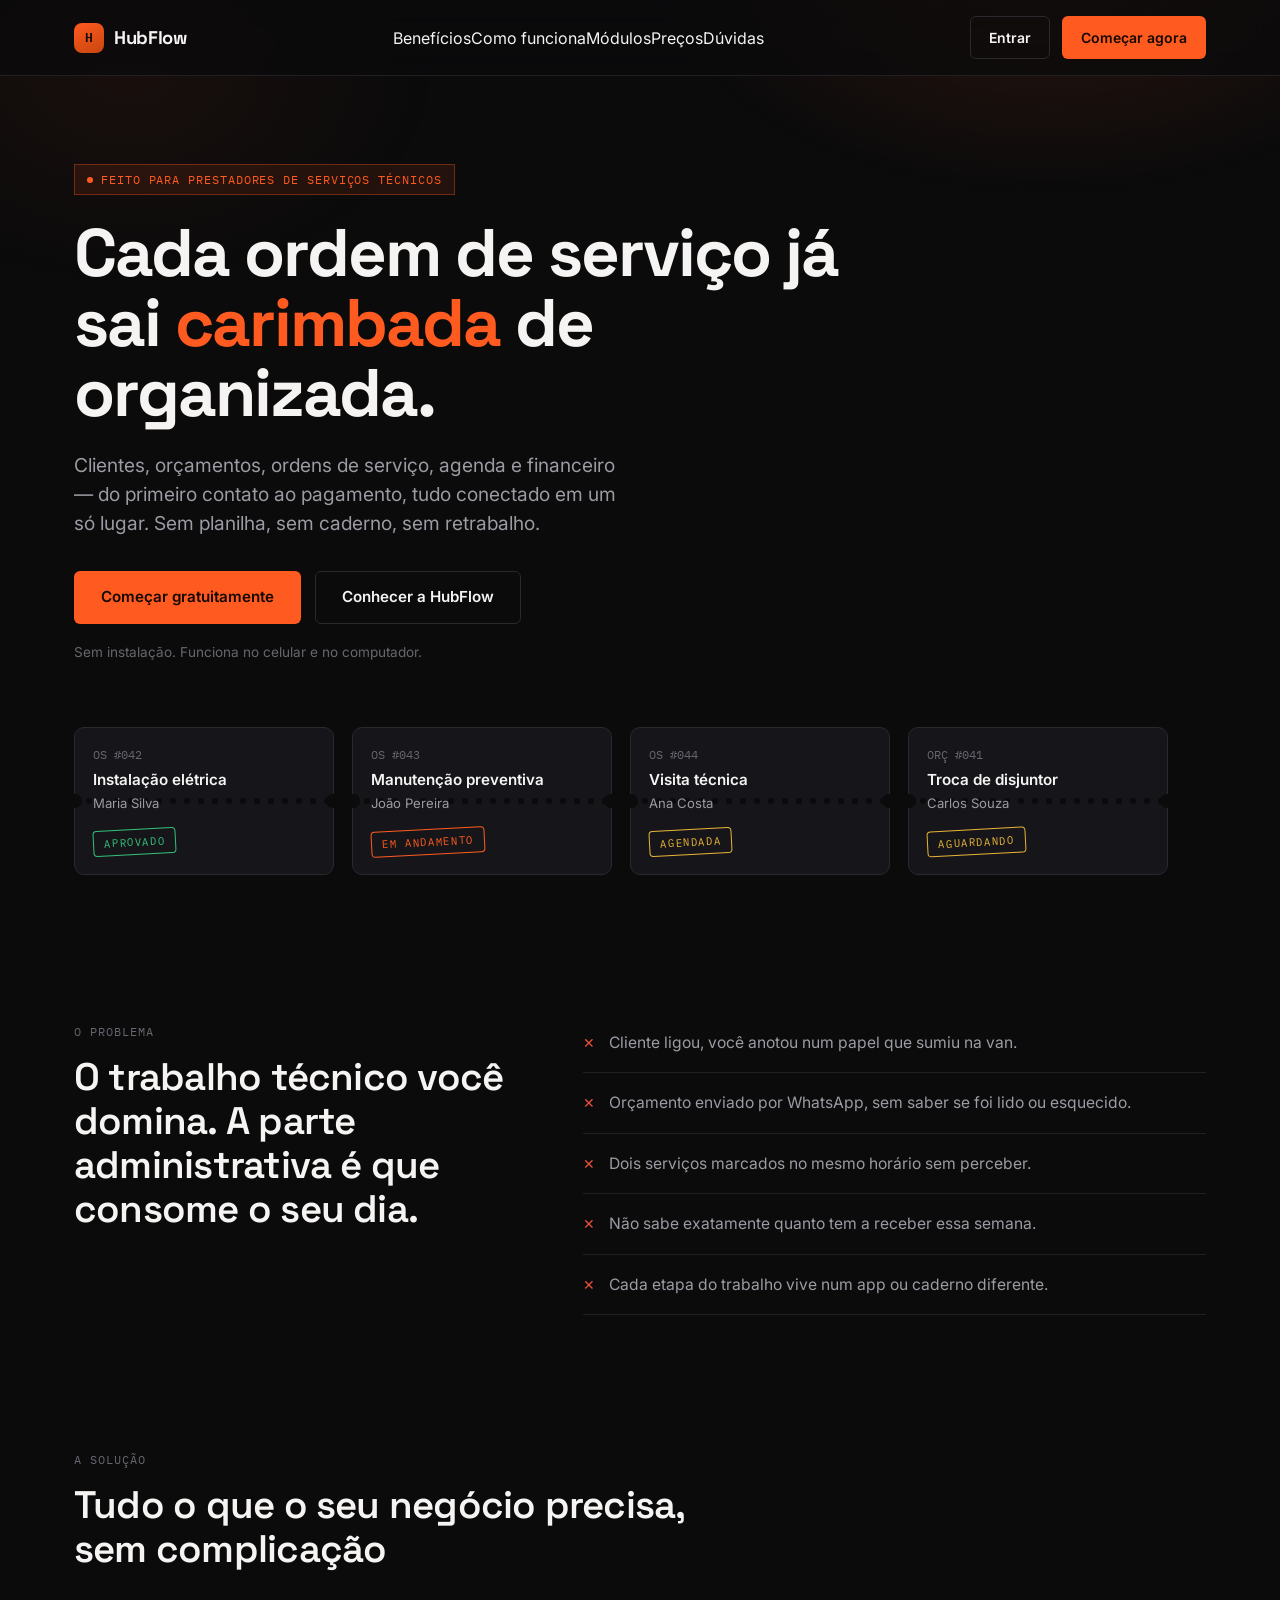
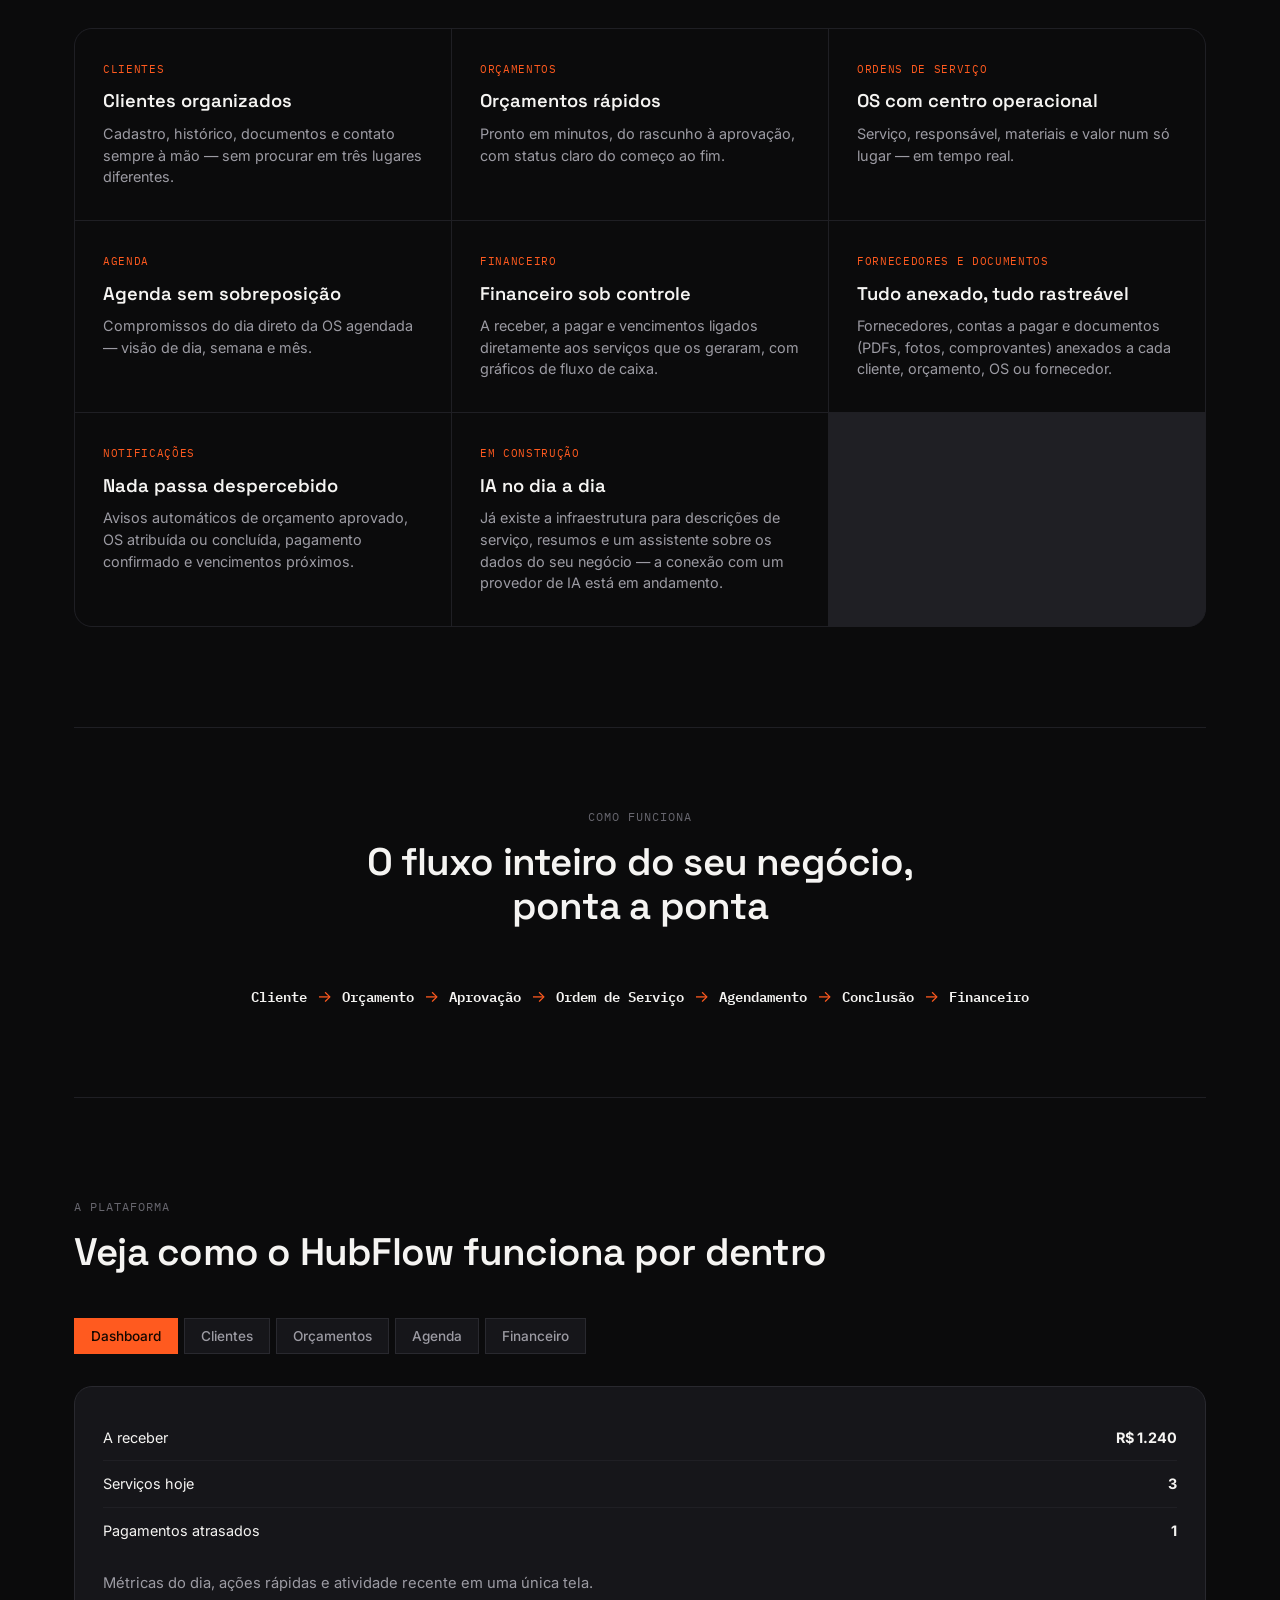
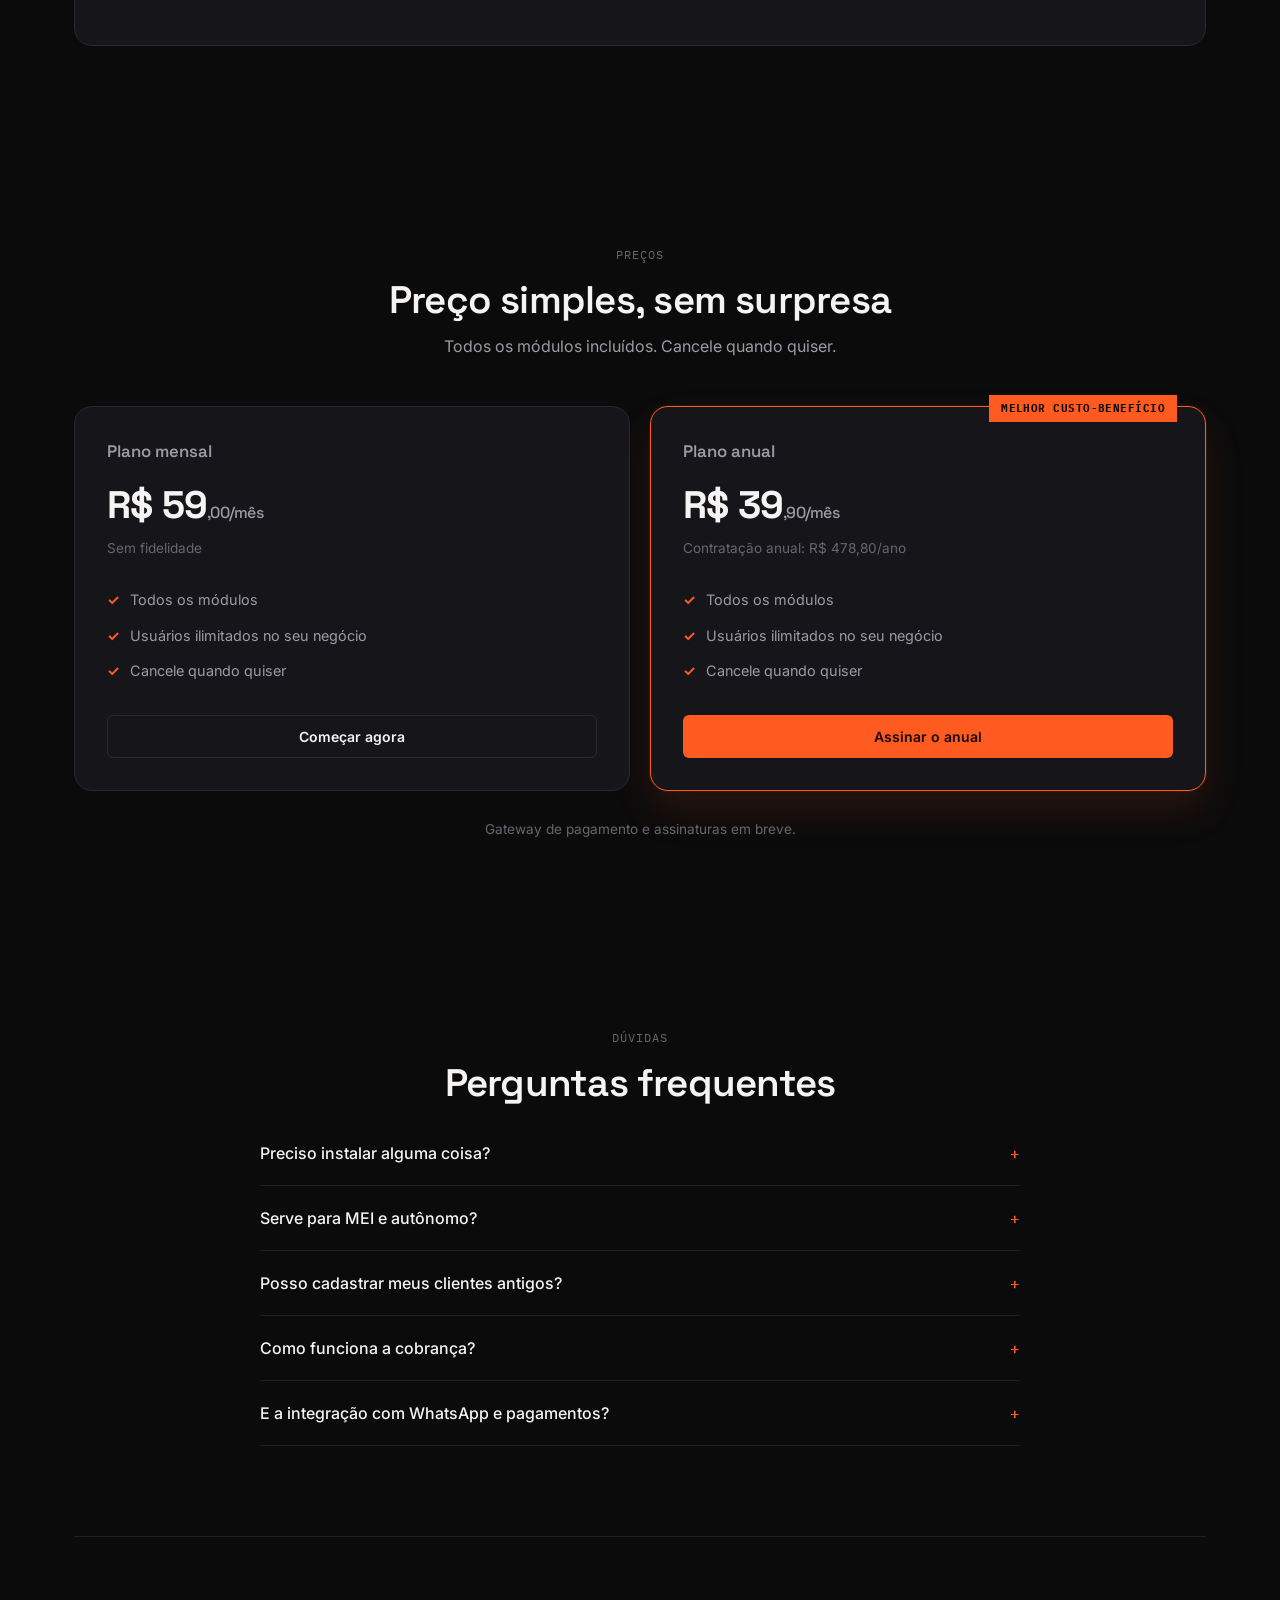
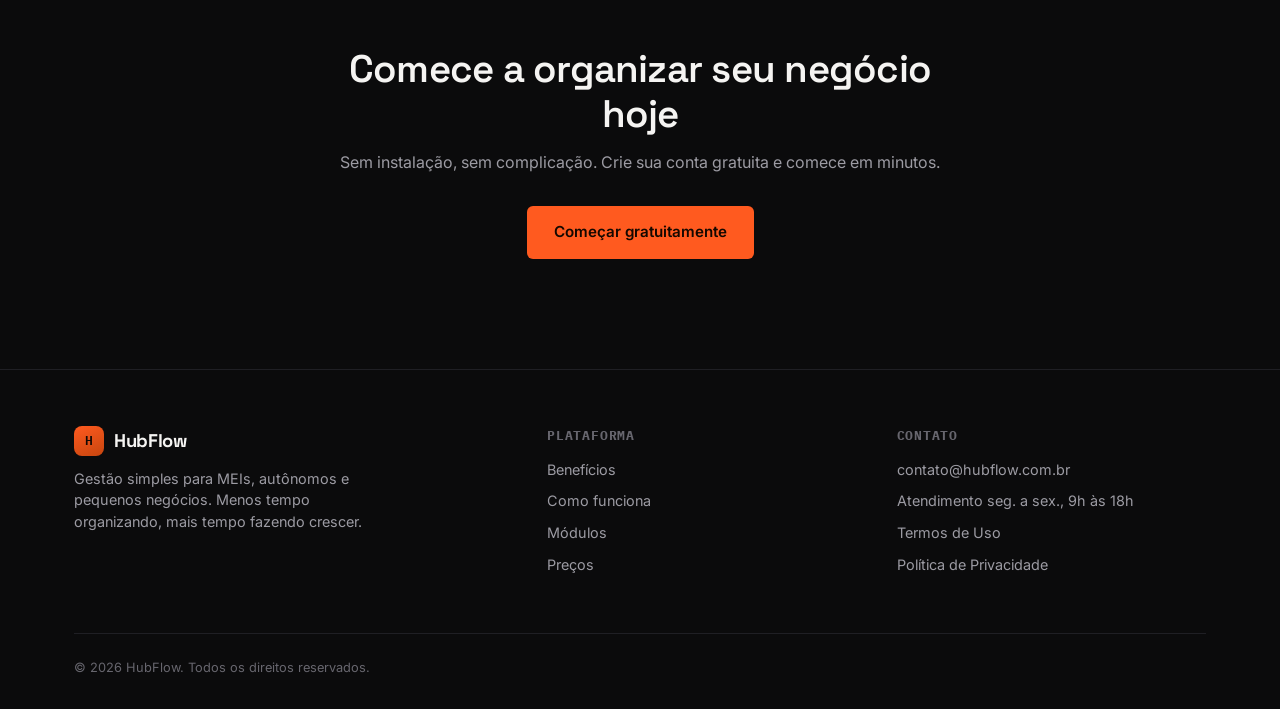
<file: PASTA HUBFLOW/landing/index.html>
<!DOCTYPE html>
<html lang="pt-BR">
<head>
<meta charset="UTF-8">
<meta name="viewport" content="width=device-width, initial-scale=1.0">
<title>HubFlow — Organize seu trabalho. Profissionalize seu negócio.</title>
<meta name="description" content="HubFlow reúne clientes, orçamentos, ordens de serviço, agenda e financeiro em um só lugar. Feito para prestadores de serviços técnicos.">
<link rel="preconnect" href="https://fonts.googleapis.com">
<link href="https://fonts.googleapis.com/css2?family=Space+Grotesk:wght@500;600;700&family=Inter:wght@400;500;600;700&family=IBM+Plex+Mono:wght@500;600&display=swap" rel="stylesheet">
<style>
  :root {
    --bg: #0B0B0C;
    --bg-elevated: #16161A;
    --bg-elevated-2: #1D1D22;
    --border: #29292F;
    --border-soft: #1F1F24;
    --text-primary: #F5F4F2;
    --text-secondary: #9C9BA3;
    --text-tertiary: #67666E;
    --accent: #FF5A1F;
    --accent-dim: #C7460F;
    --accent-soft: rgba(255,90,31,0.1);
    --success: #33C17A;
    --warning: #E8B339;
    --font-display: 'Space Grotesk', 'Segoe UI', sans-serif;
    --font-body: 'Inter', 'Segoe UI', sans-serif;
    --font-mono: 'IBM Plex Mono', ui-monospace, monospace;
    --radius-sm: 6px;
    --radius-md: 10px;
    --radius-lg: 18px;
  }
  * { box-sizing: border-box; margin: 0; padding: 0; }
  html { scroll-behavior: smooth; }
  body {
    background: var(--bg);
    color: var(--text-primary);
    font-family: var(--font-body);
    line-height: 1.5;
    -webkit-font-smoothing: antialiased;
  }
  a { color: inherit; text-decoration: none; }
  img, svg { display: block; max-width: 100%; }
  .wrap { max-width: 1180px; margin: 0 auto; padding: 0 24px; }
  section { position: relative; }

  /* ambient texture */
  body::before {
    content: "";
    position: fixed; inset: 0;
    background:
      radial-gradient(680px 420px at 82% -6%, rgba(255,90,31,0.14), transparent 60%),
      radial-gradient(520px 360px at 10% 8%, rgba(255,90,31,0.06), transparent 60%);
    pointer-events: none;
    z-index: 0;
  }

  /* ---------- HEADER ---------- */
  header {
    position: sticky; top: 0; z-index: 50;
    backdrop-filter: blur(14px);
    background: rgba(11,11,12,0.72);
    border-bottom: 1px solid var(--border-soft);
  }
  .nav {
    display: flex; align-items: center; justify-content: space-between;
    padding: 16px 24px;
  }
  .logo {
    display: flex; align-items: center; gap: 10px;
    font-family: var(--font-display); font-weight: 700; font-size: 1.15rem;
    letter-spacing: -0.02em;
  }
  .logo-mark {
    width: 30px; height: 30px; border-radius: 8px;
    background: linear-gradient(155deg, var(--accent), var(--accent-dim));
    display: flex; align-items: center; justify-content: center;
    font-family: var(--font-mono); font-weight: 600; font-size: 0.8rem; color: #100804;
  }
  nav .links { display: flex; gap: 32px; font-size: 0.9rem; color: var(--text-secondary); }
  nav .links a:hover { color: var(--text-primary); }
  .nav-actions { display: flex; align-items: center; gap: 12px; }
  .links, .nav-actions { display: none; }
  @media (min-width: 860px) { .links, .nav-actions { display: flex; } }

  .btn {
    font-family: var(--font-body); font-weight: 600; font-size: 0.875rem;
    padding: 10px 18px; border-radius: var(--radius-sm);
    border: 1px solid transparent; cursor: pointer; transition: all .15s ease;
    display: inline-flex; align-items: center; gap: 8px; white-space: nowrap;
  }
  .btn-primary { background: var(--accent); color: #140800; }
  .btn-primary:hover { background: #FF6E3B; transform: translateY(-1px); }
  .btn-ghost { background: transparent; color: var(--text-primary); border-color: var(--border); }
  .btn-ghost:hover { border-color: #45454d; background: var(--bg-elevated); }
  .btn-lg { padding: 14px 26px; font-size: 0.95rem; }

  /* ---------- HERO ---------- */
  .hero { padding: 88px 0 40px; z-index: 1; }
  .eyebrow {
    display: inline-flex; align-items: center; gap: 8px;
    font-family: var(--font-mono); font-size: 0.72rem; letter-spacing: 0.08em;
    color: var(--accent); text-transform: uppercase;
    border: 1px solid rgba(255,90,31,0.35); background: var(--accent-soft);
    padding: 6px 12px; border-radius: var(--radius-full); margin-bottom: 24px;
  }
  .eyebrow::before { content: ""; width: 6px; height: 6px; border-radius: 50%; background: var(--accent); }
  h1.hero-title {
    font-family: var(--font-display); font-weight: 700; letter-spacing: -0.03em;
    font-size: clamp(2.4rem, 5.4vw, 4.2rem); line-height: 1.04; max-width: 820px;
  }
  .hero-title .accent { color: var(--accent); }
  .hero-sub {
    margin-top: 22px; font-size: clamp(1.05rem, 2vw, 1.2rem); color: var(--text-secondary);
    max-width: 560px;
  }
  .hero-ctas { display: flex; flex-wrap: wrap; gap: 14px; margin-top: 34px; }
  .hero-note { margin-top: 18px; font-size: 0.85rem; color: var(--text-tertiary); }

  /* ---------- TICKET RAIL (signature element) ---------- */
  .ticket-rail {
    margin-top: 64px; display: flex; gap: 18px; overflow-x: auto;
    padding-bottom: 12px; scroll-snap-type: x proximity;
  }
  .ticket-rail::-webkit-scrollbar { height: 6px; }
  .ticket-rail::-webkit-scrollbar-thumb { background: var(--border); border-radius: 3px; }
  .ticket {
    scroll-snap-align: start; flex: 0 0 260px;
    background: var(--bg-elevated);
    border: 1px solid var(--border);
    border-radius: var(--radius-md);
    padding: 18px;
    position: relative;
    background-image: radial-gradient(circle, var(--bg) 3px, transparent 3.5px);
    background-size: 14px 100%;
    background-position: -7px 0;
  }
  .ticket::before, .ticket::after {
    content: ""; position: absolute; top: 50%; transform: translateY(-50%);
    width: 14px; height: 14px; border-radius: 50%; background: var(--bg);
  }
  .ticket::before { left: -7px; } .ticket::after { right: -7px; }
  .ticket-num { font-family: var(--font-mono); font-size: 0.72rem; color: var(--text-tertiary); }
  .ticket-title { font-weight: 600; margin-top: 6px; font-size: 0.95rem; }
  .ticket-client { font-size: 0.82rem; color: var(--text-secondary); margin-top: 2px; }
  .stamp {
    margin-top: 16px; display: inline-block; font-family: var(--font-mono);
    font-size: 0.68rem; letter-spacing: 0.06em; text-transform: uppercase;
    padding: 4px 10px; border-radius: 4px; border: 1.5px solid currentColor;
    transform: rotate(-3deg);
  }
  .stamp.approved { color: var(--success); }
  .stamp.pending { color: var(--warning); }
  .stamp.progress { color: var(--accent); }

  /* ---------- PROBLEM / SOLUTION ---------- */
  .split {
    display: grid; gap: 48px; padding: 96px 0;
    grid-template-columns: 1fr; align-items: start;
  }
  @media (min-width: 900px) { .split { grid-template-columns: 0.85fr 1.15fr; } }
  .kicker {
    font-family: var(--font-mono); font-size: 0.75rem; letter-spacing: 0.08em;
    text-transform: uppercase; color: var(--text-tertiary); margin-bottom: 14px;
  }
  h2 {
    font-family: var(--font-display); font-weight: 600; letter-spacing: -0.02em;
    font-size: clamp(1.7rem, 3vw, 2.4rem); line-height: 1.15;
  }
  .problem-list { list-style: none; margin-top: 8px; }
  .problem-list li {
    display: flex; gap: 14px; padding: 18px 0; border-bottom: 1px solid var(--border-soft);
    color: var(--text-secondary); font-size: 0.98rem;
  }
  .problem-list li:first-child { padding-top: 0; }
  .problem-list .x {
    font-family: var(--font-mono); color: var(--danger, #E8503A); flex-shrink: 0; font-size: 0.85rem; margin-top: 2px;
  }

  /* ---------- FEATURES ---------- */
  .features { padding: 40px 0 100px; }
  .features-head { max-width: 620px; margin-bottom: 56px; }
  .feature-grid {
    display: grid; grid-template-columns: 1fr; gap: 1px;
    background: var(--border-soft); border: 1px solid var(--border-soft); border-radius: var(--radius-lg);
    overflow: hidden;
  }
  @media (min-width: 700px) { .feature-grid { grid-template-columns: 1fr 1fr; } }
  @media (min-width: 1024px) { .feature-grid { grid-template-columns: 1fr 1fr 1fr; } }
  .feature-card {
    background: var(--bg); padding: 32px 28px; transition: background .2s ease;
  }
  .feature-card:hover { background: var(--bg-elevated); }
  .feature-tag {
    font-family: var(--font-mono); font-size: 0.7rem; color: var(--accent);
    text-transform: uppercase; letter-spacing: 0.06em;
  }
  .feature-card h3 {
    font-family: var(--font-display); font-size: 1.15rem; font-weight: 600; margin-top: 10px;
  }
  .feature-card p { color: var(--text-secondary); font-size: 0.9rem; margin-top: 8px; }

  /* ---------- FLOW ---------- */
  .flow { padding: 80px 0; border-top: 1px solid var(--border-soft); border-bottom: 1px solid var(--border-soft); }
  .flow-steps {
    display: flex; flex-wrap: wrap; gap: 0; margin-top: 48px; align-items: center;
    justify-content: center;
  }
  .flow-step {
    display: flex; align-items: center; gap: 10px;
    font-family: var(--font-mono); font-size: 0.85rem; color: var(--text-secondary);
    padding: 10px 6px;
  }
  .flow-step b { color: var(--text-primary); font-weight: 600; }
  .flow-arrow { color: var(--accent); font-size: 1rem; padding: 0 4px; }

  /* ---------- PLATFORM PREVIEW ---------- */
  .platform { padding: 100px 0; }
  .tabs {
    display: flex; gap: 6px; margin-top: 44px; overflow-x: auto; padding-bottom: 4px;
  }
  .tab-btn {
    font-family: var(--font-body); font-size: 0.85rem; font-weight: 500; color: var(--text-secondary);
    background: var(--bg-elevated); border: 1px solid var(--border); padding: 9px 16px;
    border-radius: var(--radius-full); cursor: pointer; white-space: nowrap; transition: all .15s;
  }
  .tab-btn.active { color: #140800; background: var(--accent); border-color: var(--accent); }
  .tab-panel {
    display: none; margin-top: 28px; border: 1px solid var(--border); border-radius: var(--radius-lg);
    background: var(--bg-elevated); padding: 28px; min-height: 260px;
  }
  .tab-panel.active { display: block; }
  .tab-panel .panel-desc { color: var(--text-secondary); font-size: 0.92rem; margin-top: 18px; }
  .mock-row { display: flex; justify-content: space-between; align-items: center; padding: 12px 0; border-bottom: 1px solid var(--border-soft); font-size: 0.9rem; }
  .mock-row:last-of-type { border-bottom: none; }
  .pill { font-family: var(--font-mono); font-size: 0.7rem; padding: 3px 9px; border-radius: var(--radius-full); }
  .pill.green { color: var(--success); background: rgba(51,193,122,0.12); }
  .pill.yellow { color: var(--warning); background: rgba(232,179,57,0.12); }
  .pill.grey { color: var(--text-tertiary); background: var(--bg-elevated-2); }

  /* ---------- PRICING ---------- */
  .pricing { padding: 100px 0; }
  .price-grid { display: grid; gap: 20px; margin-top: 48px; grid-template-columns: 1fr; }
  @media (min-width: 700px) { .price-grid { grid-template-columns: 1fr 1fr; } }
  .price-card {
    border: 1px solid var(--border); border-radius: var(--radius-lg); padding: 32px;
    background: var(--bg-elevated); position: relative;
  }
  .price-card.highlight { border-color: var(--accent); box-shadow: 0 0 0 1px var(--accent-soft), 0 20px 40px rgba(255,90,31,0.12); }
  .price-badge {
    position: absolute; top: -12px; right: 28px; background: var(--accent); color: #140800;
    font-size: 0.7rem; font-weight: 700; padding: 5px 12px; border-radius: var(--radius-full);
    font-family: var(--font-mono); text-transform: uppercase; letter-spacing: 0.04em;
  }
  .price-card h3 { font-family: var(--font-display); font-size: 1.05rem; font-weight: 600; color: var(--text-secondary); }
  .price-value { font-family: var(--font-display); font-size: 2.4rem; font-weight: 700; margin-top: 12px; letter-spacing: -0.02em; }
  .price-value span { font-size: 1rem; color: var(--text-secondary); font-weight: 500; }
  .price-sub { color: var(--text-tertiary); font-size: 0.85rem; margin-top: 4px; }
  .price-features { list-style: none; margin-top: 24px; }
  .price-features li { display: flex; gap: 10px; font-size: 0.9rem; color: var(--text-secondary); padding: 7px 0; }
  .price-features li::before { content: "✓"; color: var(--accent); font-weight: 700; }
  .price-card .btn { width: 100%; justify-content: center; margin-top: 26px; }

  /* ---------- FAQ ---------- */
  .faq { padding: 90px 0; max-width: 760px; margin: 0 auto; }
  .faq-item { border-bottom: 1px solid var(--border-soft); }
  .faq-q {
    width: 100%; text-align: left; background: none; border: none; color: var(--text-primary);
    font-family: var(--font-body); font-size: 1rem; font-weight: 500; padding: 22px 0;
    display: flex; justify-content: space-between; align-items: center; cursor: pointer;
  }
  .faq-q .icon { color: var(--accent); font-family: var(--font-mono); transition: transform .2s; }
  .faq-item.open .icon { transform: rotate(45deg); }
  .faq-a { max-height: 0; overflow: hidden; transition: max-height .25s ease; color: var(--text-secondary); font-size: 0.92rem; }
  .faq-item.open .faq-a { max-height: 200px; padding-bottom: 22px; }

  /* ---------- CTA FINAL ---------- */
  .cta-final {
    padding: 110px 0; text-align: center; border-top: 1px solid var(--border-soft);
  }
  .cta-final h2 { max-width: 640px; margin: 0 auto; }
  .cta-final .hero-ctas { justify-content: center; margin-top: 32px; }

  /* ---------- FOOTER ---------- */
  footer { border-top: 1px solid var(--border-soft); padding: 56px 0 32px; }
  .footer-grid { display: grid; gap: 40px; grid-template-columns: 1fr; }
  @media (min-width: 700px) { .footer-grid { grid-template-columns: 1.4fr 1fr 1fr; } }
  .footer-grid h4 { font-size: 0.8rem; text-transform: uppercase; letter-spacing: 0.06em; color: var(--text-tertiary); margin-bottom: 14px; font-family: var(--font-mono); }
  .footer-grid ul { list-style: none; }
  .footer-grid li { margin-bottom: 10px; font-size: 0.9rem; color: var(--text-secondary); }
  .footer-grid li a:hover { color: var(--text-primary); }
  .footer-bottom {
    margin-top: 48px; padding-top: 24px; border-top: 1px solid var(--border-soft);
    display: flex; flex-wrap: wrap; gap: 12px; justify-content: space-between;
    font-size: 0.8rem; color: var(--text-tertiary);
  }

  /* reveal on scroll */
  .reveal { opacity: 0; transform: translateY(16px); transition: opacity .5s ease, transform .5s ease; }
  .reveal.in { opacity: 1; transform: none; }

  @media (prefers-reduced-motion: reduce) {
    * { transition: none !important; scroll-behavior: auto !important; }
  }
</style>
</head>
<body>

<header>
  <div class="nav wrap">
    <div class="logo"><span class="logo-mark">H</span>HubFlow</div>
    <nav class="links">
      <a href="#beneficios">Benefícios</a>
      <a href="#como-funciona">Como funciona</a>
      <a href="#modulos">Módulos</a>
      <a href="#precos">Preços</a>
      <a href="#duvidas">Dúvidas</a>
    </nav>
    <div class="nav-actions">
      <a href="/login" class="btn btn-ghost">Entrar</a>
      <a href="/cadastro" class="btn btn-primary">Começar agora</a>
    </div>
  </div>
</header>

<main class="wrap">

  <!-- HERO -->
  <section class="hero">
    <span class="eyebrow">Feito para prestadores de serviços técnicos</span>
    <h1 class="hero-title">Cada ordem de serviço já sai <span class="accent">carimbada</span> de organizada.</h1>
    <p class="hero-sub">Clientes, orçamentos, ordens de serviço, agenda e financeiro — do primeiro contato ao pagamento, tudo conectado em um só lugar. Sem planilha, sem caderno, sem retrabalho.</p>
    <div class="hero-ctas">
      <a href="/cadastro" class="btn btn-primary btn-lg">Começar gratuitamente</a>
      <a href="#como-funciona" class="btn btn-ghost btn-lg">Conhecer a HubFlow</a>
    </div>
    <p class="hero-note">Sem instalação. Funciona no celular e no computador.</p>

    <div class="ticket-rail" aria-hidden="true">
      <div class="ticket">
        <div class="ticket-num">OS #042</div>
        <div class="ticket-title">Instalação elétrica</div>
        <div class="ticket-client">Maria Silva</div>
        <span class="stamp approved">Aprovado</span>
      </div>
      <div class="ticket">
        <div class="ticket-num">OS #043</div>
        <div class="ticket-title">Manutenção preventiva</div>
        <div class="ticket-client">João Pereira</div>
        <span class="stamp progress">Em andamento</span>
      </div>
      <div class="ticket">
        <div class="ticket-num">OS #044</div>
        <div class="ticket-title">Visita técnica</div>
        <div class="ticket-client">Ana Costa</div>
        <span class="stamp pending">Agendada</span>
      </div>
      <div class="ticket">
        <div class="ticket-num">ORÇ #041</div>
        <div class="ticket-title">Troca de disjuntor</div>
        <div class="ticket-client">Carlos Souza</div>
        <span class="stamp pending">Aguardando</span>
      </div>
    </div>
  </section>

  <!-- PROBLEMA / SOLUÇÃO -->
  <section class="split reveal" id="beneficios">
    <div>
      <div class="kicker">O problema</div>
      <h2>O trabalho técnico você domina. A parte administrativa é que consome o seu dia.</h2>
    </div>
    <ul class="problem-list">
      <li><span class="x">✕</span> Cliente ligou, você anotou num papel que sumiu na van.</li>
      <li><span class="x">✕</span> Orçamento enviado por WhatsApp, sem saber se foi lido ou esquecido.</li>
      <li><span class="x">✕</span> Dois serviços marcados no mesmo horário sem perceber.</li>
      <li><span class="x">✕</span> Não sabe exatamente quanto tem a receber essa semana.</li>
      <li><span class="x">✕</span> Cada etapa do trabalho vive num app ou caderno diferente.</li>
    </ul>
  </section>

  <!-- FEATURES -->
  <section class="features reveal" id="modulos">
    <div class="features-head">
      <div class="kicker">A solução</div>
      <h2>Tudo o que o seu negócio precisa, sem complicação</h2>
    </div>
    <div class="feature-grid">
      <div class="feature-card">
        <div class="feature-tag">Clientes</div>
        <h3>Clientes organizados</h3>
        <p>Cadastro, histórico, documentos e contato sempre à mão — sem procurar em três lugares diferentes.</p>
      </div>
      <div class="feature-card">
        <div class="feature-tag">Orçamentos</div>
        <h3>Orçamentos rápidos</h3>
        <p>Pronto em minutos, do rascunho à aprovação, com status claro do começo ao fim.</p>
      </div>
      <div class="feature-card">
        <div class="feature-tag">Ordens de serviço</div>
        <h3>OS com centro operacional</h3>
        <p>Serviço, responsável, materiais e valor num só lugar — em tempo real.</p>
      </div>
      <div class="feature-card">
        <div class="feature-tag">Agenda</div>
        <h3>Agenda sem sobreposição</h3>
        <p>Compromissos do dia direto da OS agendada — visão de dia, semana e mês.</p>
      </div>
      <div class="feature-card">
        <div class="feature-tag">Financeiro</div>
        <h3>Financeiro sob controle</h3>
        <p>A receber, a pagar e vencimentos ligados diretamente aos serviços que os geraram, com gráficos de fluxo de caixa.</p>
      </div>
      <div class="feature-card">
        <div class="feature-tag">Fornecedores e documentos</div>
        <h3>Tudo anexado, tudo rastreável</h3>
        <p>Fornecedores, contas a pagar e documentos (PDFs, fotos, comprovantes) anexados a cada cliente, orçamento, OS ou fornecedor.</p>
      </div>
      <div class="feature-card">
        <div class="feature-tag">Notificações</div>
        <h3>Nada passa despercebido</h3>
        <p>Avisos automáticos de orçamento aprovado, OS atribuída ou concluída, pagamento confirmado e vencimentos próximos.</p>
      </div>
      <div class="feature-card">
        <div class="feature-tag">Em construção</div>
        <h3>IA no dia a dia</h3>
        <p>Já existe a infraestrutura para descrições de serviço, resumos e um assistente sobre os dados do seu negócio — a conexão com um provedor de IA está em andamento.</p>
      </div>
    </div>
  </section>

  <!-- FLUXO -->
  <section class="flow reveal" id="como-funciona">
    <div class="kicker" style="text-align:center">Como funciona</div>
    <h2 style="text-align:center; max-width: 640px; margin: 0 auto;">O fluxo inteiro do seu negócio, ponta a ponta</h2>
    <div class="flow-steps">
      <div class="flow-step"><b>Cliente</b></div><span class="flow-arrow">→</span>
      <div class="flow-step"><b>Orçamento</b></div><span class="flow-arrow">→</span>
      <div class="flow-step"><b>Aprovação</b></div><span class="flow-arrow">→</span>
      <div class="flow-step"><b>Ordem de Serviço</b></div><span class="flow-arrow">→</span>
      <div class="flow-step"><b>Agendamento</b></div><span class="flow-arrow">→</span>
      <div class="flow-step"><b>Conclusão</b></div><span class="flow-arrow">→</span>
      <div class="flow-step"><b>Financeiro</b></div>
    </div>
  </section>

  <!-- PLATAFORMA (preview interativo) -->
  <section class="platform reveal">
    <div class="kicker">A plataforma</div>
    <h2>Veja como o HubFlow funciona por dentro</h2>
    <div class="tabs" role="tablist">
      <button class="tab-btn active" data-tab="dashboard">Dashboard</button>
      <button class="tab-btn" data-tab="clientes">Clientes</button>
      <button class="tab-btn" data-tab="orcamentos">Orçamentos</button>
      <button class="tab-btn" data-tab="agenda">Agenda</button>
      <button class="tab-btn" data-tab="financeiro">Financeiro</button>
    </div>

    <div class="tab-panel active" data-panel="dashboard">
      <div class="mock-row"><span>A receber</span><b>R$ 1.240</b></div>
      <div class="mock-row"><span>Serviços hoje</span><b>3</b></div>
      <div class="mock-row"><span>Pagamentos atrasados</span><b>1</b></div>
      <p class="panel-desc">Métricas do dia, ações rápidas e atividade recente em uma única tela.</p>
    </div>
    <div class="tab-panel" data-panel="clientes">
      <div class="mock-row"><span>Maria Silva</span><span class="pill grey">(11) 99999-1234</span></div>
      <div class="mock-row"><span>João Pereira</span><span class="pill grey">(21) 98888-5678</span></div>
      <div class="mock-row"><span>Ana Costa</span><span class="pill grey">(31) 97777-4321</span></div>
      <p class="panel-desc">Cadastro completo com telefone, WhatsApp e histórico vinculado.</p>
    </div>
    <div class="tab-panel" data-panel="orcamentos">
      <div class="mock-row"><span>Orçamento #042</span><span class="pill green">Aprovado</span></div>
      <div class="mock-row"><span>Orçamento #041</span><span class="pill yellow">Aguardando</span></div>
      <div class="mock-row"><span>Orçamento #040</span><span class="pill grey">Rascunho</span></div>
      <p class="panel-desc">Do rascunho à aprovação, com status claro de cada um.</p>
    </div>
    <div class="tab-panel" data-panel="agenda">
      <div class="mock-row"><span>09:00 — Instalação elétrica</span></div>
      <div class="mock-row"><span>13:30 — Manutenção preventiva</span></div>
      <div class="mock-row"><span>16:00 — Visita técnica</span></div>
      <p class="panel-desc">Compromissos e serviços do dia sem conflito de horário.</p>
    </div>
    <div class="tab-panel" data-panel="financeiro">
      <div class="mock-row"><span>A receber</span><b>R$ 1.240</b></div>
      <div class="mock-row"><span>Recebido</span><b>R$ 3.480</b></div>
      <div class="mock-row"><span>Vencido</span><b>R$ 220</b></div>
      <p class="panel-desc">A receber, a pagar, pagamentos e vencimentos em um resumo direto.</p>
    </div>
  </section>

  <!-- PREÇOS -->
  <section class="pricing reveal" id="precos">
    <div class="kicker" style="text-align:center">Preços</div>
    <h2 style="text-align:center">Preço simples, sem surpresa</h2>
    <p style="text-align:center; color: var(--text-secondary); max-width:480px; margin: 12px auto 0;">Todos os módulos incluídos. Cancele quando quiser.</p>
    <div class="price-grid">
      <div class="price-card">
        <h3>Plano mensal</h3>
        <div class="price-value">R$ 59<span>,00/mês</span></div>
        <p class="price-sub">Sem fidelidade</p>
        <ul class="price-features">
          <li>Todos os módulos</li>
          <li>Usuários ilimitados no seu negócio</li>
          <li>Cancele quando quiser</li>
        </ul>
        <a href="/cadastro" class="btn btn-ghost">Começar agora</a>
      </div>
      <div class="price-card highlight">
        <span class="price-badge">Melhor custo-benefício</span>
        <h3>Plano anual</h3>
        <div class="price-value">R$ 39<span>,90/mês</span></div>
        <p class="price-sub">Contratação anual: R$ 478,80/ano</p>
        <ul class="price-features">
          <li>Todos os módulos</li>
          <li>Usuários ilimitados no seu negócio</li>
          <li>Cancele quando quiser</li>
        </ul>
        <a href="/cadastro" class="btn btn-primary">Assinar o anual</a>
      </div>
    </div>
    <p style="text-align:center; color: var(--text-tertiary); font-size:0.85rem; margin-top: 28px;">Gateway de pagamento e assinaturas em breve.</p>
  </section>

  <!-- FAQ -->
  <section class="faq reveal" id="duvidas">
    <div class="kicker" style="text-align:center">Dúvidas</div>
    <h2 style="text-align:center; margin-bottom: 16px;">Perguntas frequentes</h2>
    <div class="faq-list">
      <div class="faq-item">
        <button class="faq-q">Preciso instalar alguma coisa?<span class="icon">+</span></button>
        <div class="faq-a">Não. A HubFlow funciona direto no navegador, no computador ou no celular.</div>
      </div>
      <div class="faq-item">
        <button class="faq-q">Serve para MEI e autônomo?<span class="icon">+</span></button>
        <div class="faq-a">Sim. Foi pensada para prestadores de serviços técnicos, MEIs e pequenos negócios que hoje dependem de papel, planilha e WhatsApp.</div>
      </div>
      <div class="faq-item">
        <button class="faq-q">Posso cadastrar meus clientes antigos?<span class="icon">+</span></button>
        <div class="faq-a">Sim, você pode cadastrar seus clientes existentes a qualquer momento.</div>
      </div>
      <div class="faq-item">
        <button class="faq-q">Como funciona a cobrança?<span class="icon">+</span></button>
        <div class="faq-a">Plano mensal ou anual, sem fidelidade. Cancele quando quiser.</div>
      </div>
      <div class="faq-item">
        <button class="faq-q">E a integração com WhatsApp e pagamentos?<span class="icon">+</span></button>
        <div class="faq-a">Estão no roteiro da plataforma — chegam em breve.</div>
      </div>
    </div>
  </section>

  <!-- CTA FINAL -->
  <section class="cta-final reveal">
    <h2>Comece a organizar seu negócio hoje</h2>
    <p style="color: var(--text-secondary); margin-top: 14px;">Sem instalação, sem complicação. Crie sua conta gratuita e comece em minutos.</p>
    <div class="hero-ctas">
      <a href="/cadastro" class="btn btn-primary btn-lg">Começar gratuitamente</a>
    </div>
  </section>

</main>

<footer>
  <div class="wrap">
    <div class="footer-grid">
      <div>
        <div class="logo" style="margin-bottom: 12px;"><span class="logo-mark">H</span>HubFlow</div>
        <p style="color: var(--text-secondary); font-size: 0.9rem; max-width: 320px;">Gestão simples para MEIs, autônomos e pequenos negócios. Menos tempo organizando, mais tempo fazendo crescer.</p>
      </div>
      <div>
        <h4>Plataforma</h4>
        <ul>
          <li><a href="#beneficios">Benefícios</a></li>
          <li><a href="#como-funciona">Como funciona</a></li>
          <li><a href="#modulos">Módulos</a></li>
          <li><a href="#precos">Preços</a></li>
        </ul>
      </div>
      <div>
        <h4>Contato</h4>
        <ul>
          <li><a href="mailto:contato@hubflow.com.br">contato@hubflow.com.br</a></li>
          <li>Atendimento seg. a sex., 9h às 18h</li>
          <li><a href="/termos-de-uso">Termos de Uso</a></li>
          <li><a href="/politica-de-privacidade">Política de Privacidade</a></li>
        </ul>
      </div>
    </div>
    <div class="footer-bottom">
      <span>© 2026 HubFlow. Todos os direitos reservados.</span>
    </div>
  </div>
</footer>

<script>
  // Tabs
  document.querySelectorAll('.tab-btn').forEach(btn => {
    btn.addEventListener('click', () => {
      document.querySelectorAll('.tab-btn').forEach(b => b.classList.remove('active'));
      document.querySelectorAll('.tab-panel').forEach(p => p.classList.remove('active'));
      btn.classList.add('active');
      document.querySelector('.tab-panel[data-panel="' + btn.dataset.tab + '"]').classList.add('active');
    });
  });

  // FAQ accordion
  document.querySelectorAll('.faq-q').forEach(q => {
    q.addEventListener('click', () => {
      const item = q.closest('.faq-item');
      const wasOpen = item.classList.contains('open');
      document.querySelectorAll('.faq-item').forEach(i => i.classList.remove('open'));
      if (!wasOpen) item.classList.add('open');
    });
  });

  // Scroll reveal
  const observer = new IntersectionObserver((entries) => {
    entries.forEach(e => { if (e.isIntersecting) e.target.classList.add('in'); });
  }, { threshold: 0.12 });
  document.querySelectorAll('.reveal').forEach(el => observer.observe(el));
</script>

</body>
</html>
</file>
